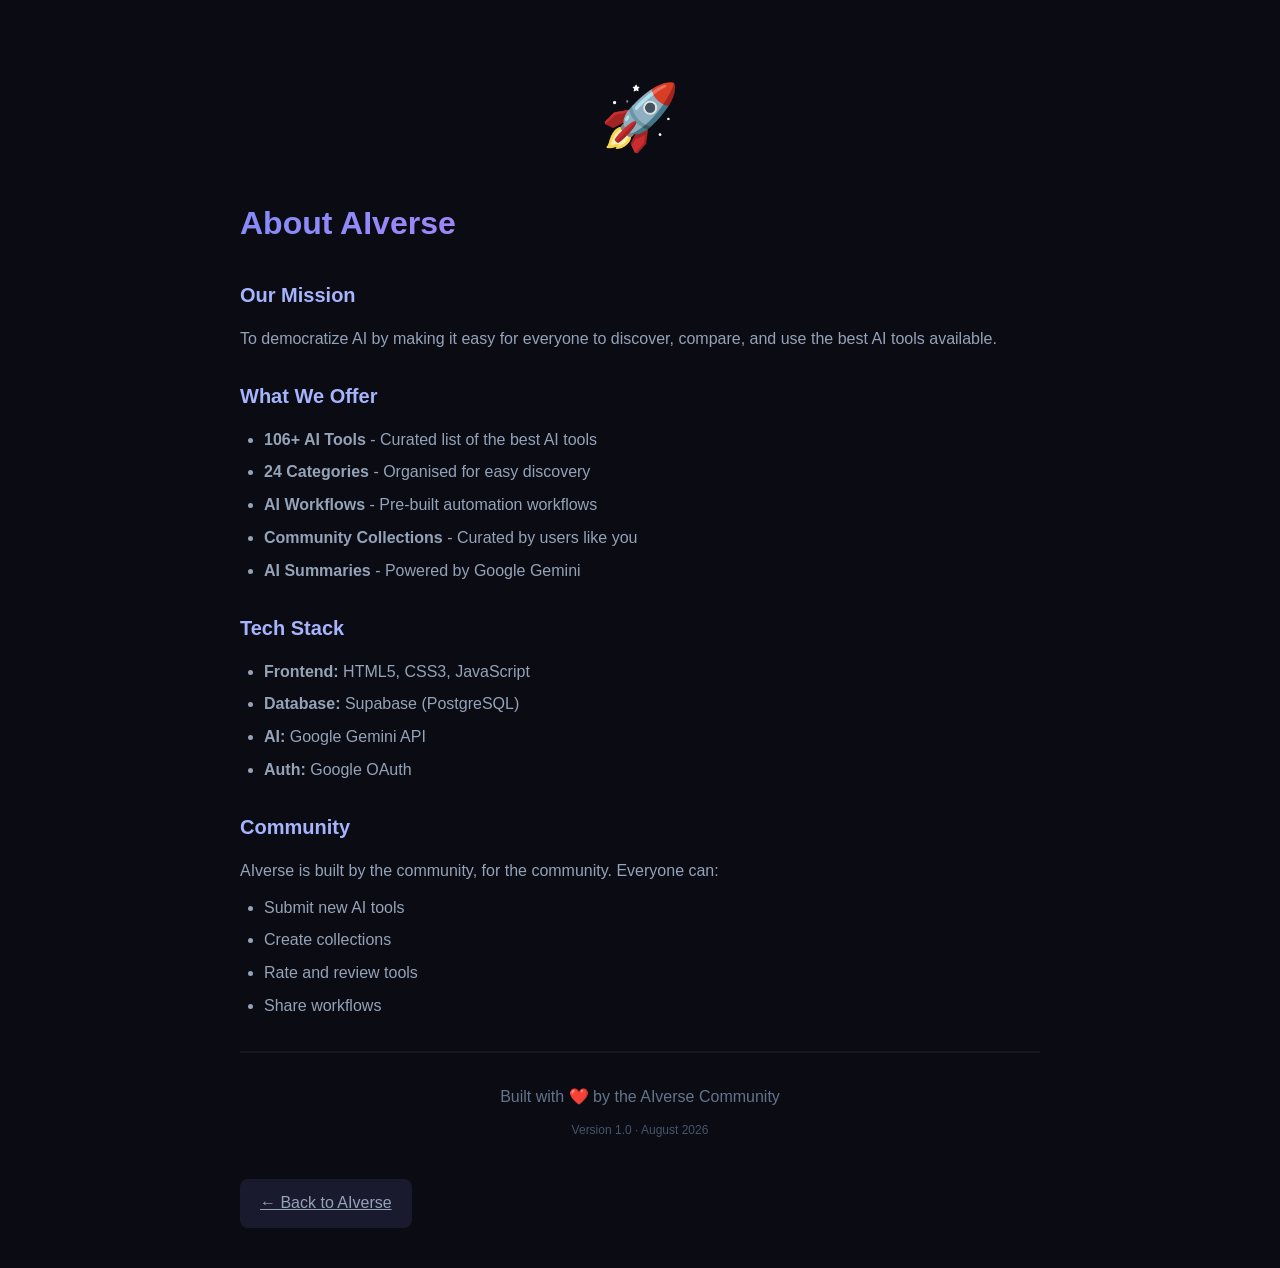
<file: about.html>
<!DOCTYPE html>
<html lang="en">
<head>
  <meta charset="UTF-8" />
  <meta name="viewport" content="width=device-width, initial-scale=1.0" />
  <title>About - AIverse</title>
  <link rel="icon" type="image/png" sizes="16x16" href="/favicon-16x16.png">
  <link rel="icon" type="image/png" sizes="32x32" href="/favicon-32x32.png">
  <link rel="apple-touch-icon" sizes="180x180" href="/apple-touch-icon.png">
  <style>
    *{margin:0;padding:0;box-sizing:border-box;}
    body{font-family:'Inter',-apple-system,sans-serif;background:#0b0b14;color:#f1f5f9;line-height:1.8;padding:40px 20px;}
    .container{max-width:800px;margin:0 auto;}
    h1{font-size:32px;font-weight:800;margin-bottom:8px;background:linear-gradient(135deg,#818cf8,#e879f9);-webkit-background-clip:text;-webkit-text-fill-color:transparent;}
    h2{font-size:20px;font-weight:600;color:#a5b4fc;margin:24px 0 12px;}
    p{margin:8px 0;color:#94a3b8;}
    ul{margin:8px 0 16px 24px;color:#94a3b8;}
    li{margin:4px 0;}
    .logo{font-size:64px;text-align:center;margin:20px 0;}
    .back-link{display:inline-block;margin-top:30px;padding:10px 20px;background:#1a1a2e;border-radius:8px;color:#94a3b8;transition:all 0.3s;}
    .back-link:hover{background:#2a2a4e;color:#fff;}
    hr{border:1px solid rgba(255,255,255,0.05);margin:30px 0;}
  </style>
</head>
<body>
  <div class="container">
    <div class="logo">🚀</div>
    <h1>About AIverse</h1>
    
    <h2>Our Mission</h2>
    <p>To democratize AI by making it easy for everyone to discover, compare, and use the best AI tools available.</p>
    
    <h2>What We Offer</h2>
    <ul>
      <li><strong>106+ AI Tools</strong> - Curated list of the best AI tools</li>
      <li><strong>24 Categories</strong> - Organised for easy discovery</li>
      <li><strong>AI Workflows</strong> - Pre-built automation workflows</li>
      <li><strong>Community Collections</strong> - Curated by users like you</li>
      <li><strong>AI Summaries</strong> - Powered by Google Gemini</li>
    </ul>
    
    <h2>Tech Stack</h2>
    <ul>
      <li><strong>Frontend:</strong> HTML5, CSS3, JavaScript</li>
      <li><strong>Database:</strong> Supabase (PostgreSQL)</li>
      <li><strong>AI:</strong> Google Gemini API</li>
      <li><strong>Auth:</strong> Google OAuth</li>
    </ul>
    
    <h2>Community</h2>
    <p>AIverse is built by the community, for the community. Everyone can:</p>
    <ul>
      <li>Submit new AI tools</li>
      <li>Create collections</li>
      <li>Rate and review tools</li>
      <li>Share workflows</li>
    </ul>
    
    <hr>
    <p style="text-align:center;color:#64748b;">Built with ❤️ by the AIverse Community</p>
    <p style="text-align:center;color:#475569;font-size:12px;">Version 1.0 · August 2026</p>
    <a href="/" class="back-link">← Back to AIverse</a>
  </div>
</body>
</html>
</file>
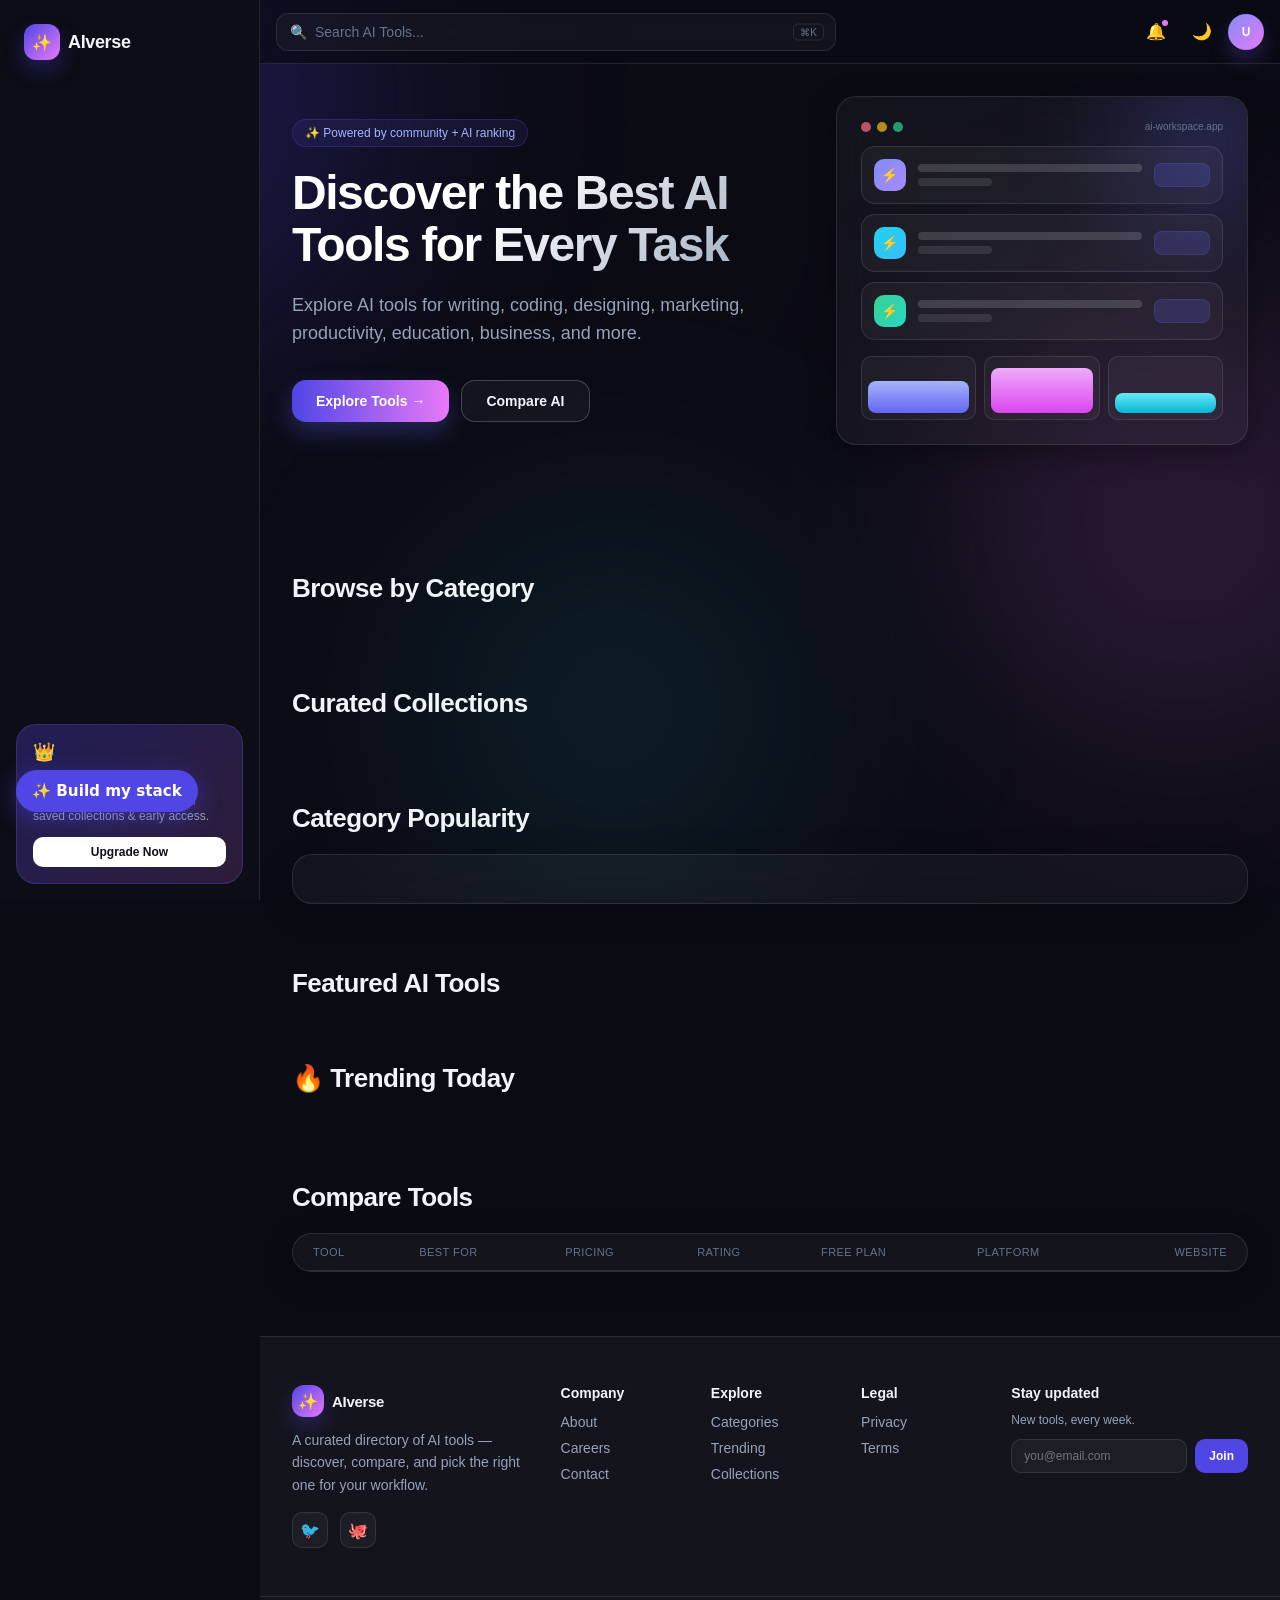
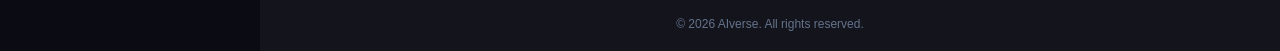
<file: code.html>
<!DOCTYPE html>
<html lang="en">
<head>
<meta charset="UTF-8" />
<meta name="viewport" content="width=device-width, initial-scale=1.0" />
<title>AIverse — AI Tools Directory</title>
<meta name="description" content="AIverse is a fast, searchable directory for discovering the best AI tools." />
<meta name="theme-color" content="#0b0b14" />
<link rel="preconnect" href="https://fonts.googleapis.com">
<link rel="stylesheet" href="style.css" />
</head>
<body data-theme="dark">

<div class="ambient">
  <div class="blob blob1"></div>
  <div class="blob blob2"></div>
  <div class="blob blob3"></div>
</div>

<div class="app">

  <aside class="sidebar" id="sidebar">
    <div class="sidebar-top">
      <div class="brand">
        <div class="brand-icon">✨</div>
        <span class="brand-name">AIverse</span>
      </div>
      <button class="sidebar-close" id="sidebarClose">✕</button>
    </div>
    <nav class="nav" id="navList"></nav>
    <div class="upgrade-card">
      <div class="crown">👑</div>
      <p class="title">Upgrade to Pro</p>
      <p class="sub">Unlock unlimited comparisons, saved collections &amp; early access.</p>
      <button class="upgrade-btn" id="upgradeSidebarBtn">Upgrade Now</button>
    </div>
  </aside>

  <div class="overlay" id="sidebarOverlay"></div>

  <div class="main">
    <header class="topbar">
      <div class="topbar-inner">
        <button class="menu-btn" id="menuBtn">☰</button>
        <div class="search-wrap">
          <span class="search-icon">🔍</span>
          <input class="search-input" id="searchInput" placeholder="Search AI Tools..." autocomplete="off" />
          <span class="kbd">⌘K</span>
          <div class="suggestions" id="suggestions"></div>
        </div>
        <div class="top-actions">
          <div style="position:relative;">
            <button class="icon-btn" id="notifBtn">🔔<span class="dot"></span></button>
            <div class="dropdown" id="notifDropdown">
              <div class="dropdown-header">Notifications</div>
              <div class="notif-item"><span class="emoji">✨</span><div><div class="txt">ElevenLabs just added a new voice model.</div><div class="time">2h ago</div></div></div>
              <div class="notif-item"><span class="emoji">🔥</span><div><div class="txt">Claude is trending in Chatbots today.</div><div class="time">5h ago</div></div></div>
              <div class="notif-item"><span class="emoji">🏆</span><div><div class="txt">Cursor was picked as Editor's Choice.</div><div class="time">1d ago</div></div></div>
            </div>
          </div>
          <button class="icon-btn" id="themeBtn">🌙</button>
          <div style="position:relative;">
            <button class="avatar-btn" id="profileBtn">U</button>
            <div class="dropdown" id="profileDropdown">
              <div class="dropdown-header">User<div class="dropdown-sub">user@example.com</div></div>
              <button class="dropdown-action" data-nav="Favorites">⭐ My Favorites</button>
              <button class="dropdown-action" id="profileUpgradeBtn">👑 Upgrade to Pro</button>
              <button class="dropdown-action" id="profileSettingsBtn">⚙️ Settings</button>
            </div>
          </div>
        </div>
      </div>
    </header>

    <main>
      <section id="sec-Dashboard" class="hero">
        <div>
          <span class="eyebrow">✨ Powered by community + AI ranking</span>
          <h1 class="hero-title">Discover the Best AI Tools for Every Task</h1>
          <p class="hero-sub">Explore AI tools for writing, coding, designing, marketing, productivity, education, business, and more.</p>
          <div class="hero-actions">
            <button class="btn-primary" data-nav="AI Tools">Explore Tools →</button>
            <button class="btn-secondary" data-nav="Compare Tools">Compare AI</button>
          </div>
        </div>
        <div class="glass hero-illustration">
          <div class="glow"></div>
          <div class="window-dots">
            <div class="dots"><span></span><span></span><span></span></div>
            <span class="window-url">ai-workspace.app</span>
          </div>
          <div class="fake-row">
            <div class="ic" style="background:linear-gradient(135deg,#818cf8,#a78bfa);">⚡</div>
            <div class="lines"><div class="fake-line"></div><div class="fake-line short"></div></div>
            <div class="chip"></div>
          </div>
          <div class="fake-row">
            <div class="ic" style="background:linear-gradient(135deg,#22d3ee,#38bdf8);">⚡</div>
            <div class="lines"><div class="fake-line"></div><div class="fake-line short"></div></div>
            <div class="chip"></div>
          </div>
          <div class="fake-row">
            <div class="ic" style="background:linear-gradient(135deg,#34d399,#2dd4bf);">⚡</div>
            <div class="lines"><div class="fake-line"></div><div class="fake-line short"></div></div>
            <div class="chip"></div>
          </div>
          <div class="bars-row">
            <div class="bar-box"><div class="bar-fill" style="background:linear-gradient(0deg,#6366f1,#a5b4fc); height:65%;"></div></div>
            <div class="bar-box"><div class="bar-fill" style="background:linear-gradient(0deg,#d946ef,#f0abfc); height:90%;"></div></div>
            <div class="bar-box"><div class="bar-fill" style="background:linear-gradient(0deg,#06b6d4,#67e8f9); height:40%;"></div></div>
          </div>
        </div>
      </section>

      <section><div class="stats-grid" id="statsGrid"></div></section>

      <section id="sec-Categories">
        <div class="section-head">
          <h2 class="section-title">Browse by Category</h2>
          <button class="link-btn hidden" id="clearCatBtn">Clear filter ✕</button>
        </div>
        <div class="cat-grid" id="catGrid"></div>
      </section>

      <section>
        <h2 class="section-title" style="margin-bottom:20px;">Curated Collections</h2>
        <div class="collections-grid" id="collectionsGrid"></div>
      </section>

      <section>
        <h2 class="section-title" style="margin-bottom:20px;">Category Popularity</h2>
        <div class="glass chart-card" id="chartCard"></div>
      </section>

      <section id="sec-AITools">
        <div class="section-head">
          <h2 class="section-title" id="toolsSectionTitle">Featured AI Tools</h2>
          <div class="chip-row" id="filterChips"></div>
        </div>
        <div id="toolsGrid"></div>
      </section>

      <section id="sec-Trending">
        <div class="section-head" style="margin-bottom:12px;"><h2 class="section-title">🔥 Trending Today</h2></div>
        <div class="trending-scroll" id="trendingScroll"></div>
      </section>

      <section id="sec-CompareTools">
        <h2 class="section-title" style="margin-bottom:20px;">Compare Tools</h2>
        <div class="glass table-wrap">
          <table>
            <thead><tr><th>Tool</th><th>Best For</th><th>Pricing</th><th>Rating</th><th>Free Plan</th><th>Platform</th><th>Website</th></tr></thead>
            <tbody id="compareBody"></tbody>
          </table>
        </div>
      </section>
    </main>

    <footer>
      <div class="footer-inner">
        <div class="footer-brand">
          <div class="brand"><div class="brand-icon" style="height:32px;width:32px;">✨</div><span class="brand-name" style="font-size:15px;">AIverse</span></div>
          <p>A curated directory of AI tools — discover, compare, and pick the right one for your workflow.</p>
          <div class="footer-socials">
            <a class="social-btn" href="https://twitter.com" target="_blank" rel="noopener noreferrer">🐦</a>
            <a class="social-btn" href="https://github.com" target="_blank" rel="noopener noreferrer">🐙</a>
          </div>
        </div>
        <div>
          <p class="footer-col-title">Company</p>
          <ul class="footer-link-list">
            <li><button class="footer-link" data-nav="Dashboard">About</button></li>
            <li><a class="footer-link" href="https://www.linkedin.com" target="_blank" rel="noopener noreferrer">Careers</a></li>
            <li><a class="footer-link" href="mailto:hello@aiverse.app">Contact</a></li>
          </ul>
        </div>
        <div>
          <p class="footer-col-title">Explore</p>
          <ul class="footer-link-list">
            <li><button class="footer-link" data-nav="Categories">Categories</button></li>
            <li><button class="footer-link" data-nav="Trending">Trending</button></li>
            <li><button class="footer-link" data-nav="Dashboard">Collections</button></li>
          </ul>
        </div>
        <div>
          <p class="footer-col-title">Legal</p>
          <ul class="footer-link-list">
            <li><a class="footer-link" href="https://www.termsfeed.com/privacy-policy" target="_blank" rel="noopener noreferrer">Privacy</a></li>
            <li><a class="footer-link" href="https://www.termsfeed.com/terms-of-service" target="_blank" rel="noopener noreferrer">Terms</a></li>
          </ul>
        </div>
        <div>
          <p class="footer-col-title">Stay updated</p>
          <p style="font-size:12px;color:var(--text-dim);margin-bottom:12px;">New tools, every week.</p>
          <div id="newsletterWrap">
            <div class="newsletter-row">
              <input class="newsletter-input" id="newsletterEmail" placeholder="you@email.com" />
              <button class="newsletter-btn" id="newsletterBtn">Join</button>
            </div>
          </div>
        </div>
      </div>
      <div class="footer-bottom">© 2026 AIverse. All rights reserved.</div>
    </footer>
  </div>
</div>

<div class="bottom-nav" id="bottomNav"></div>

<div class="modal-backdrop drawer" id="filterDrawerBackdrop">
  <div class="drawer-box">
    <div class="drawer-header">
      <h3>Advanced Filters</h3>
      <button class="modal-close" id="closeDrawerBtn">✕</button>
    </div>
    <div class="field-group">
      <label class="field-label">Category</label>
      <select class="field-select" id="drawerCategorySelect"></select>
    </div>
    <div class="field-group">
      <label class="field-label">Pricing</label>
      <div class="chip-row" id="drawerPricingChips"></div>
    </div>
    <div class="field-group">
      <label class="field-label">Platform</label>
      <div class="chip-row"><button class="chip">Web</button><button class="chip">Desktop</button><button class="chip">Mobile</button></div>
    </div>
    <div class="field-group">
      <label class="field-label">Minimum Rating</label>
      <input type="range" min="1" max="5" step="0.1" value="1" style="width:100%;accent-color:var(--indigo);" id="minRatingRange">
    </div>
    <div class="field-group">
      <label class="field-label">Sort By</label>
      <select class="field-select" id="drawerSortSelect">
        <option value="popularity">Popularity</option>
        <option value="newest">Recently Added</option>
        <option value="rating">Top Rated</option>
      </select>
    </div>
    <div class="field-group checkbox-row">
      <span style="color:var(--text);font-weight:500;">Open Source only</span>
      <input type="checkbox" style="accent-color:var(--indigo);width:16px;height:16px;">
    </div>
    <button class="apply-btn" id="applyFiltersBtn">Apply Filters</button>
  </div>
</div>

<div class="modal-backdrop" id="toolModalBackdrop"><div class="modal-box" id="toolModalBox"></div></div>

<div class="modal-backdrop" id="upgradeModalBackdrop">
  <div class="modal-box upgrade-modal">
    <button class="modal-close" id="closeUpgradeBtn" style="position:absolute;top:16px;right:16px;">✕</button>
    <div class="upgrade-icon">👑</div>
    <h3 style="font-size:18px;font-weight:700;">Upgrade to AIverse Pro</h3>
    <p style="font-size:14px;color:var(--text-dim);margin-top:6px;">Unlock unlimited tool comparisons, saved collections, and early access to new launches.</p>
    <ul class="upgrade-feats">
      <li>✅ Unlimited comparisons</li>
      <li>✅ Private collections</li>
      <li>✅ Priority new tool alerts</li>
      <li>✅ Ad-free browsing</li>
    </ul>
    <button class="upgrade-cta" id="upgradeContinueBtn">Continue — $9/month</button>
  </div>
</div>


<script src="Data.js"></script>
<script src="state.JS"></script>
</body>
</html>
</file>
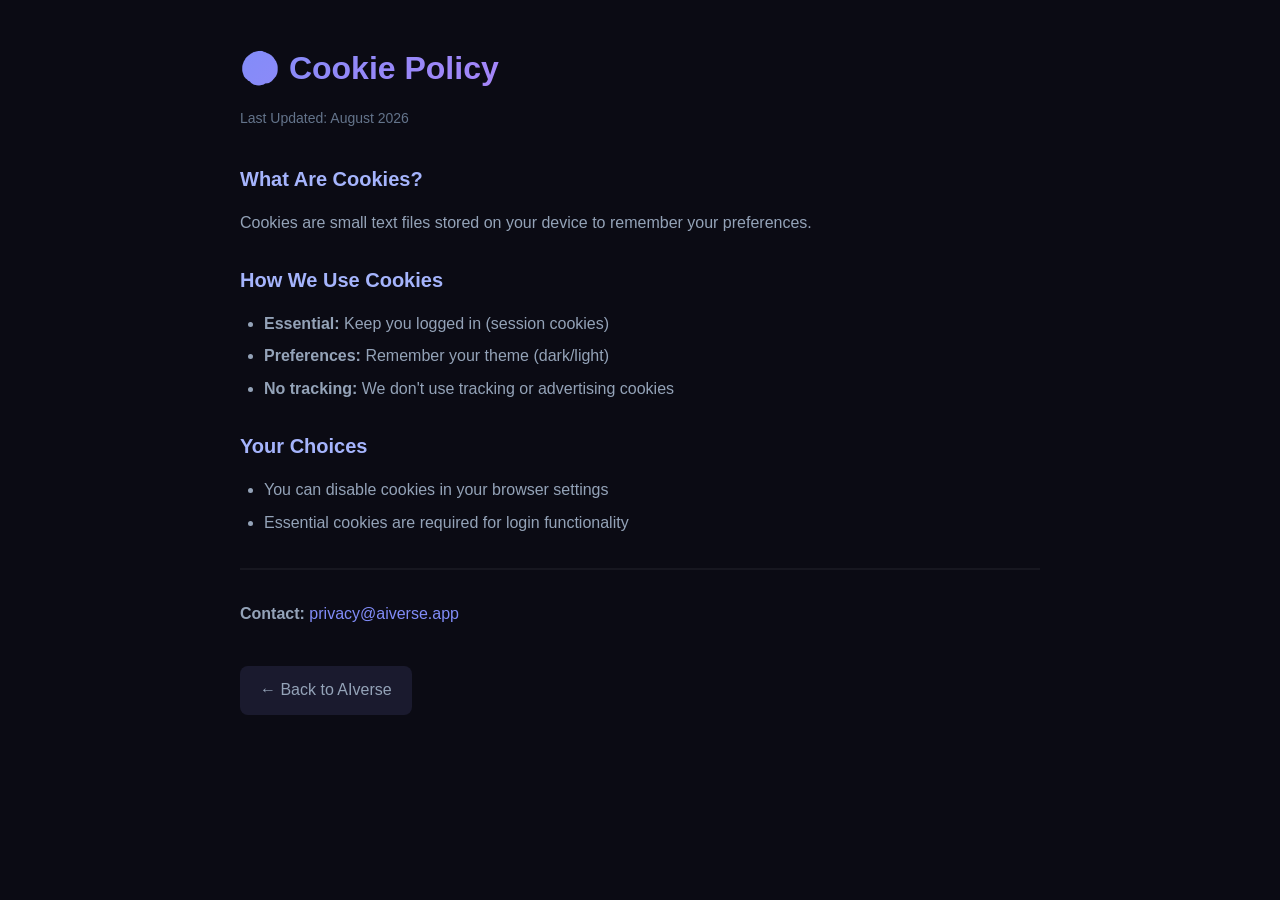
<file: cookie-policy.html>
<!DOCTYPE html>
<html lang="en">
<head>
  <meta charset="UTF-8" />
  <meta name="viewport" content="width=device-width, initial-scale=1.0" />
  <title>Cookie Policy - AIverse</title>
  <link rel="icon" type="image/png" sizes="16x16" href="/favicon-16x16.png">
  <link rel="icon" type="image/png" sizes="32x32" href="/favicon-32x32.png">
  <link rel="apple-touch-icon" sizes="180x180" href="/apple-touch-icon.png">
  <style>
    *{margin:0;padding:0;box-sizing:border-box;}
    body{font-family:'Inter',-apple-system,sans-serif;background:#0b0b14;color:#f1f5f9;line-height:1.8;padding:40px 20px;}
    .container{max-width:800px;margin:0 auto;}
    h1{font-size:32px;font-weight:800;margin-bottom:8px;background:linear-gradient(135deg,#818cf8,#e879f9);-webkit-background-clip:text;-webkit-text-fill-color:transparent;}
    .date{color:#64748b;font-size:14px;margin-bottom:30px;}
    h2{font-size:20px;font-weight:600;color:#a5b4fc;margin:24px 0 12px;}
    p{margin:8px 0;color:#94a3b8;}
    ul{margin:8px 0 16px 24px;color:#94a3b8;}
    li{margin:4px 0;}
    a{color:#818cf8;text-decoration:none;}
    a:hover{color:#a5b4fc;}
    .back-link{display:inline-block;margin-top:30px;padding:10px 20px;background:#1a1a2e;border-radius:8px;color:#94a3b8;transition:all 0.3s;}
    .back-link:hover{background:#2a2a4e;color:#fff;}
    hr{border:1px solid rgba(255,255,255,0.05);margin:30px 0;}
  </style>
</head>
<body>
  <div class="container">
    <h1>🍪 Cookie Policy</h1>
    <p class="date">Last Updated: August 2026</p>
    
    <h2>What Are Cookies?</h2>
    <p>Cookies are small text files stored on your device to remember your preferences.</p>
    
    <h2>How We Use Cookies</h2>
    <ul>
      <li><strong>Essential:</strong> Keep you logged in (session cookies)</li>
      <li><strong>Preferences:</strong> Remember your theme (dark/light)</li>
      <li><strong>No tracking:</strong> We don't use tracking or advertising cookies</li>
    </ul>
    
    <h2>Your Choices</h2>
    <ul>
      <li>You can disable cookies in your browser settings</li>
      <li>Essential cookies are required for login functionality</li>
    </ul>
    
    <hr>
    <p><strong>Contact:</strong> <a href="mailto:privacy@aiverse.app">privacy@aiverse.app</a></p>
    <a href="/" class="back-link">← Back to AIverse</a>
  </div>
</body>
</html>
</file>
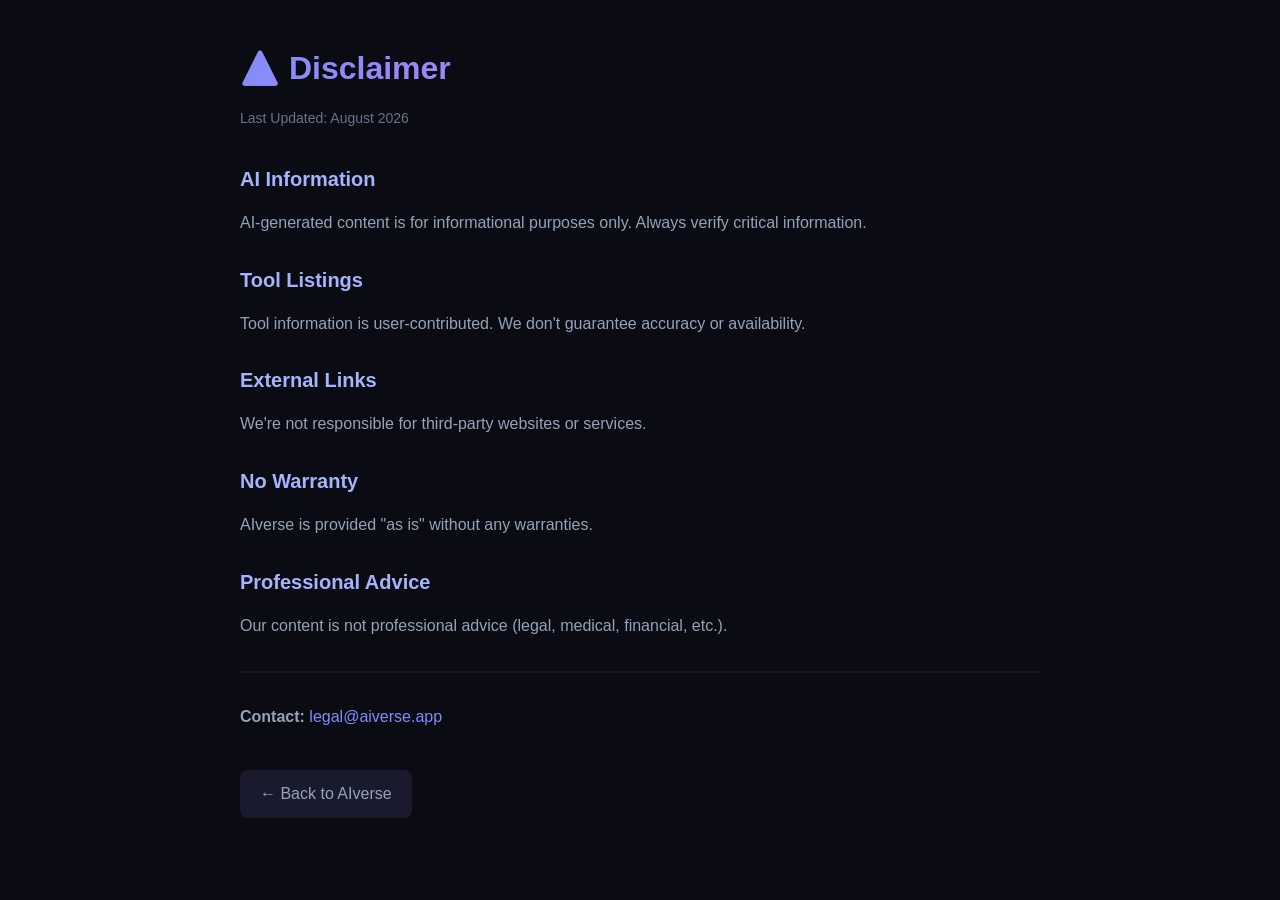
<file: disclaimer.html>
<!DOCTYPE html>
<html lang="en">
<head>
  <meta charset="UTF-8" />
  <meta name="viewport" content="width=device-width, initial-scale=1.0" />
  <title>Disclaimer - AIverse</title>
  <link rel="icon" type="image/png" sizes="16x16" href="/favicon-16x16.png">
  <link rel="icon" type="image/png" sizes="32x32" href="/favicon-32x32.png">
  <link rel="apple-touch-icon" sizes="180x180" href="/apple-touch-icon.png">
  <style>
    *{margin:0;padding:0;box-sizing:border-box;}
    body{font-family:'Inter',-apple-system,sans-serif;background:#0b0b14;color:#f1f5f9;line-height:1.8;padding:40px 20px;}
    .container{max-width:800px;margin:0 auto;}
    h1{font-size:32px;font-weight:800;margin-bottom:8px;background:linear-gradient(135deg,#818cf8,#e879f9);-webkit-background-clip:text;-webkit-text-fill-color:transparent;}
    .date{color:#64748b;font-size:14px;margin-bottom:30px;}
    h2{font-size:20px;font-weight:600;color:#a5b4fc;margin:24px 0 12px;}
    p{margin:8px 0;color:#94a3b8;}
    ul{margin:8px 0 16px 24px;color:#94a3b8;}
    li{margin:4px 0;}
    a{color:#818cf8;text-decoration:none;}
    a:hover{color:#a5b4fc;}
    .back-link{display:inline-block;margin-top:30px;padding:10px 20px;background:#1a1a2e;border-radius:8px;color:#94a3b8;transition:all 0.3s;}
    .back-link:hover{background:#2a2a4e;color:#fff;}
    hr{border:1px solid rgba(255,255,255,0.05);margin:30px 0;}
  </style>
</head>
<body>
  <div class="container">
    <h1>⚠️ Disclaimer</h1>
    <p class="date">Last Updated: August 2026</p>
    
    <h2>AI Information</h2>
    <p>AI-generated content is for informational purposes only. Always verify critical information.</p>
    
    <h2>Tool Listings</h2>
    <p>Tool information is user-contributed. We don't guarantee accuracy or availability.</p>
    
    <h2>External Links</h2>
    <p>We're not responsible for third-party websites or services.</p>
    
    <h2>No Warranty</h2>
    <p>AIverse is provided "as is" without any warranties.</p>
    
    <h2>Professional Advice</h2>
    <p>Our content is not professional advice (legal, medical, financial, etc.).</p>
    
    <hr>
    <p><strong>Contact:</strong> <a href="mailto:legal@aiverse.app">legal@aiverse.app</a></p>
    <a href="/" class="back-link">← Back to AIverse</a>
  </div>
</body>
</html>
</file>
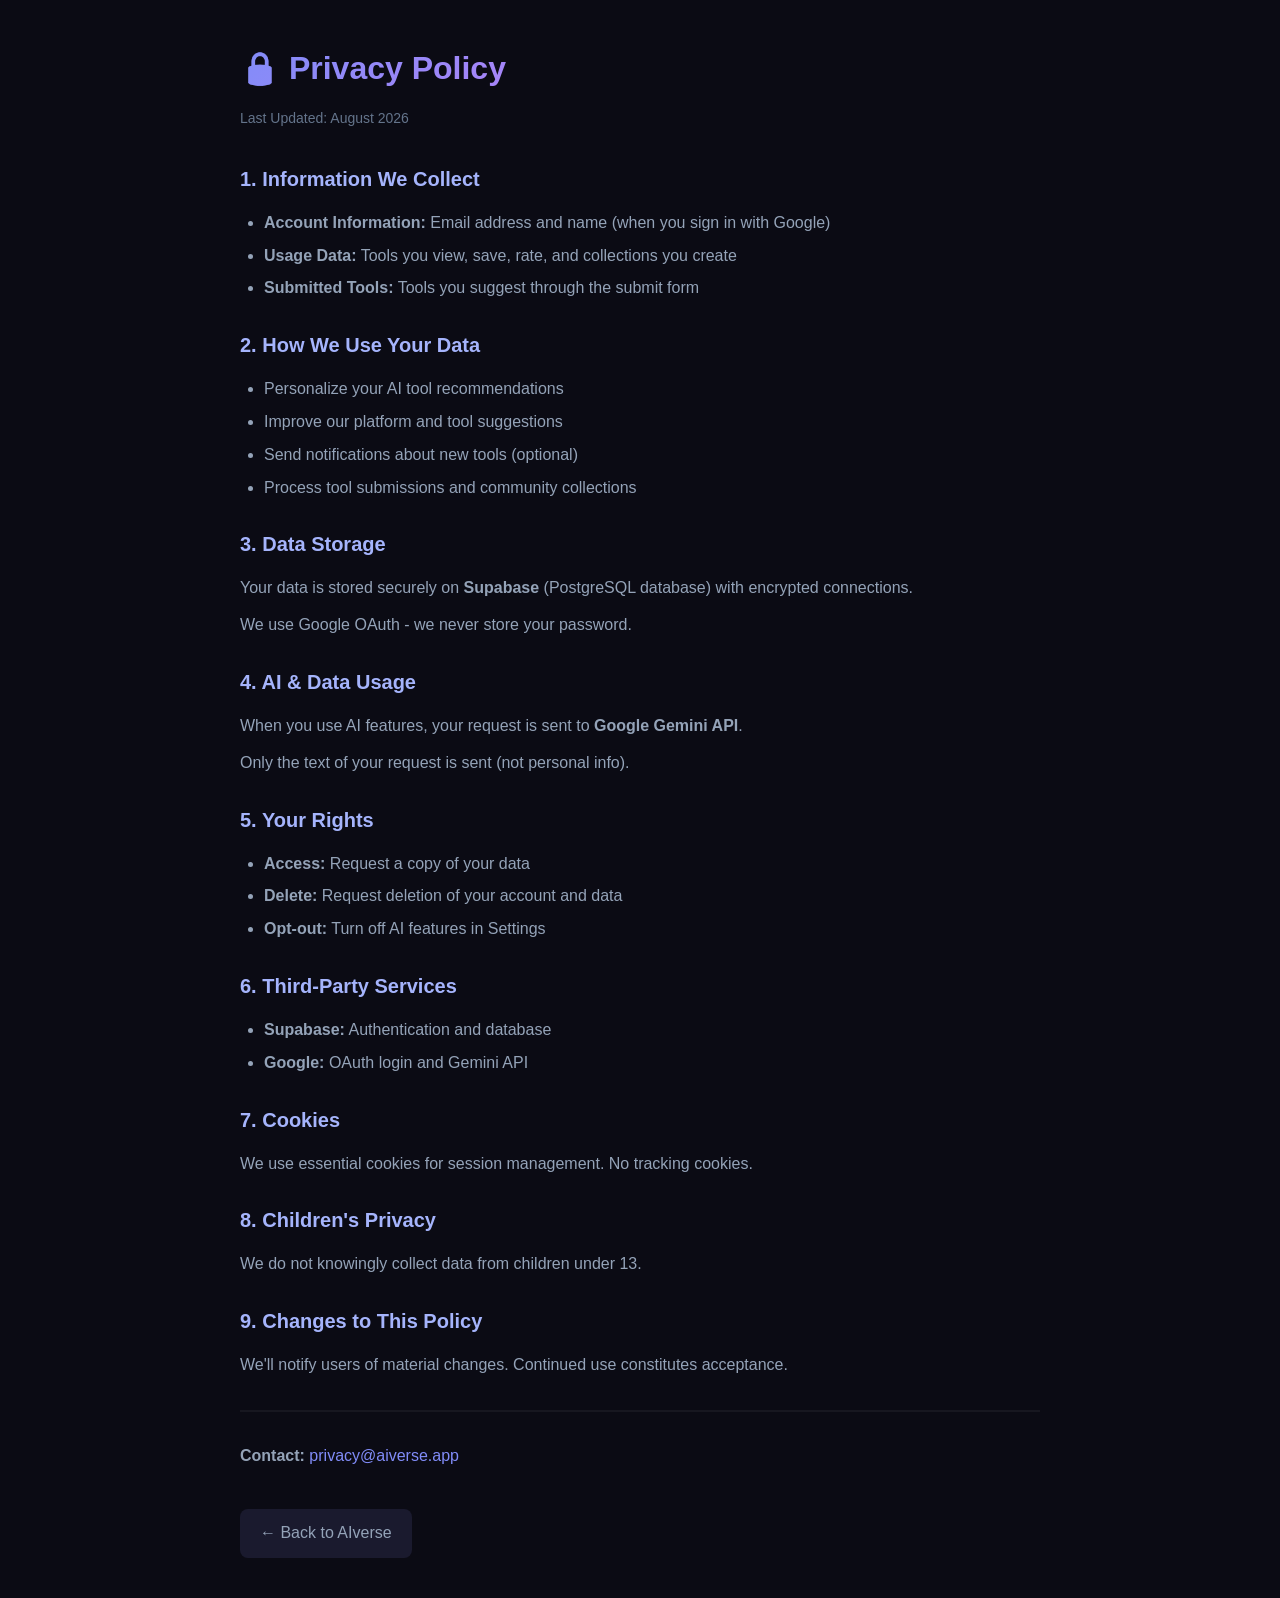
<file: privacy and policy.html>
<!DOCTYPE html>
<html lang="en">
<head>
  <meta charset="UTF-8" />
  <meta name="viewport" content="width=device-width, initial-scale=1.0" />
  <title>Privacy Policy - AIverse</title>
  <link rel="icon" type="image/png" sizes="16x16" href="/favicon-16x16.png">
  <link rel="icon" type="image/png" sizes="32x32" href="/favicon-32x32.png">
  <link rel="apple-touch-icon" sizes="180x180" href="/apple-touch-icon.png">
  <style>
    *{margin:0;padding:0;box-sizing:border-box;}
    body{font-family:'Inter',-apple-system,sans-serif;background:#0b0b14;color:#f1f5f9;line-height:1.8;padding:40px 20px;}
    .container{max-width:800px;margin:0 auto;}
    h1{font-size:32px;font-weight:800;margin-bottom:8px;background:linear-gradient(135deg,#818cf8,#e879f9);-webkit-background-clip:text;-webkit-text-fill-color:transparent;}
    .date{color:#64748b;font-size:14px;margin-bottom:30px;}
    h2{font-size:20px;font-weight:600;color:#a5b4fc;margin:24px 0 12px;}
    p{margin:8px 0;color:#94a3b8;}
    ul{margin:8px 0 16px 24px;color:#94a3b8;}
    li{margin:4px 0;}
    a{color:#818cf8;text-decoration:none;}
    a:hover{color:#a5b4fc;}
    .back-link{display:inline-block;margin-top:30px;padding:10px 20px;background:#1a1a2e;border-radius:8px;color:#94a3b8;transition:all 0.3s;}
    .back-link:hover{background:#2a2a4e;color:#fff;}
    hr{border:1px solid rgba(255,255,255,0.05);margin:30px 0;}
  </style>
</head>
<body>
  <div class="container">
    <h1>🔒 Privacy Policy</h1>
    <p class="date">Last Updated: August 2026</p>
    
    <h2>1. Information We Collect</h2>
    <ul>
      <li><strong>Account Information:</strong> Email address and name (when you sign in with Google)</li>
      <li><strong>Usage Data:</strong> Tools you view, save, rate, and collections you create</li>
      <li><strong>Submitted Tools:</strong> Tools you suggest through the submit form</li>
    </ul>
    
    <h2>2. How We Use Your Data</h2>
    <ul>
      <li>Personalize your AI tool recommendations</li>
      <li>Improve our platform and tool suggestions</li>
      <li>Send notifications about new tools (optional)</li>
      <li>Process tool submissions and community collections</li>
    </ul>
    
    <h2>3. Data Storage</h2>
    <p>Your data is stored securely on <strong>Supabase</strong> (PostgreSQL database) with encrypted connections.</p>
    <p>We use Google OAuth - we never store your password.</p>
    
    <h2>4. AI & Data Usage</h2>
    <p>When you use AI features, your request is sent to <strong>Google Gemini API</strong>.</p>
    <p>Only the text of your request is sent (not personal info).</p>
    
    <h2>5. Your Rights</h2>
    <ul>
      <li><strong>Access:</strong> Request a copy of your data</li>
      <li><strong>Delete:</strong> Request deletion of your account and data</li>
      <li><strong>Opt-out:</strong> Turn off AI features in Settings</li>
    </ul>
    
    <h2>6. Third-Party Services</h2>
    <ul>
      <li><strong>Supabase:</strong> Authentication and database</li>
      <li><strong>Google:</strong> OAuth login and Gemini API</li>
    </ul>
    
    <h2>7. Cookies</h2>
    <p>We use essential cookies for session management. No tracking cookies.</p>
    
    <h2>8. Children's Privacy</h2>
    <p>We do not knowingly collect data from children under 13.</p>
    
    <h2>9. Changes to This Policy</h2>
    <p>We'll notify users of material changes. Continued use constitutes acceptance.</p>
    
    <hr>
    <p><strong>Contact:</strong> <a href="mailto:privacy@aiverse.app">privacy@aiverse.app</a></p>
    <a href="/" class="back-link">← Back to AIverse</a>
  </div>
</body>
</html>
</file>
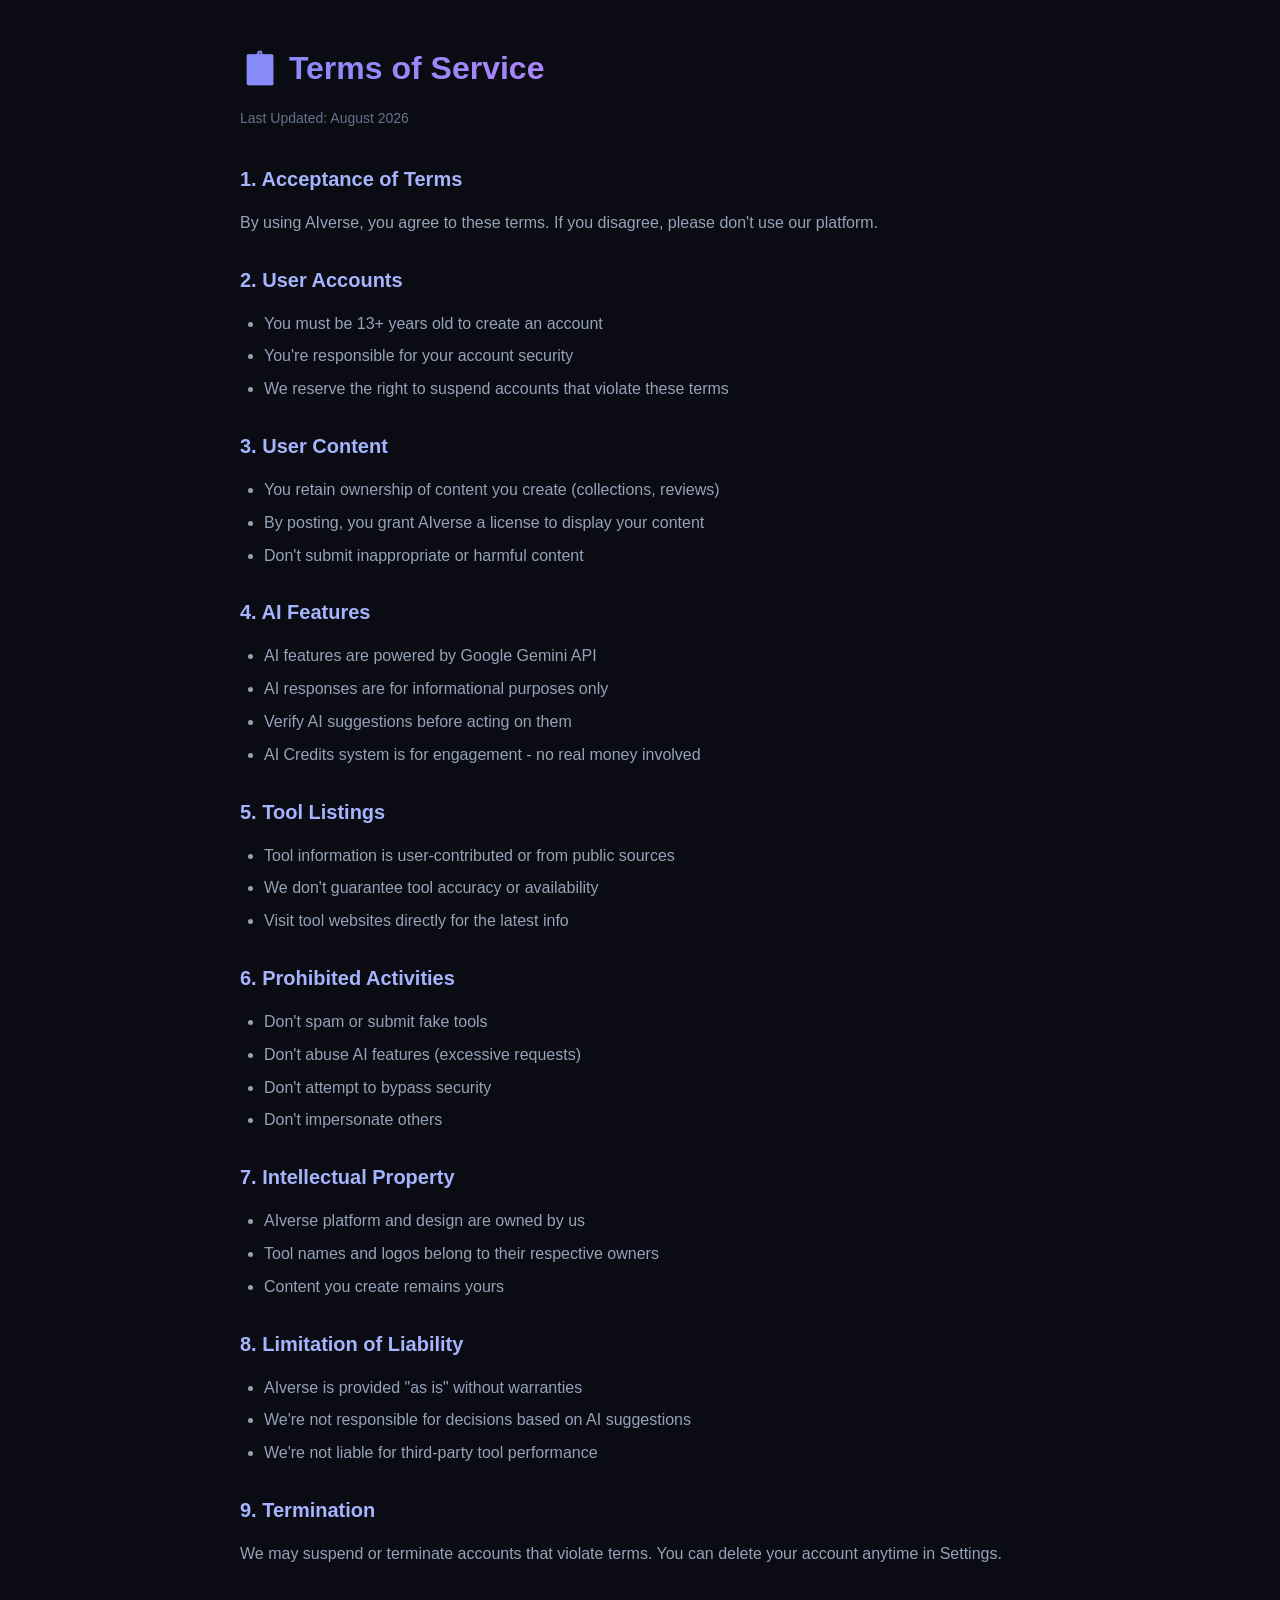
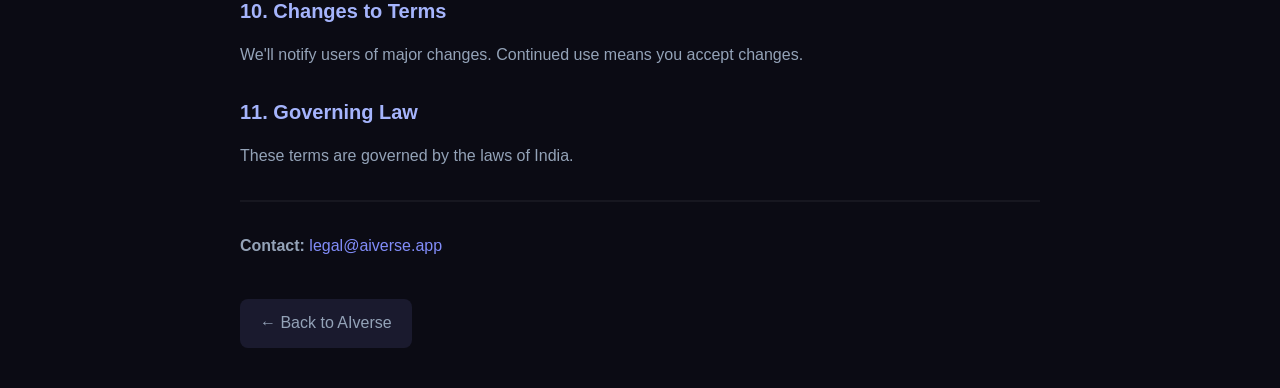
<file: terms and conditions.html>
<!DOCTYPE html>
<html lang="en">
<head>
  <meta charset="UTF-8" />
  <meta name="viewport" content="width=device-width, initial-scale=1.0" />
  <title>Terms of Service - AIverse</title>
  <link rel="icon" type="image/png" sizes="16x16" href="/favicon-16x16.png">
  <link rel="icon" type="image/png" sizes="32x32" href="/favicon-32x32.png">
  <link rel="apple-touch-icon" sizes="180x180" href="/apple-touch-icon.png">
  <style>
    *{margin:0;padding:0;box-sizing:border-box;}
    body{font-family:'Inter',-apple-system,sans-serif;background:#0b0b14;color:#f1f5f9;line-height:1.8;padding:40px 20px;}
    .container{max-width:800px;margin:0 auto;}
    h1{font-size:32px;font-weight:800;margin-bottom:8px;background:linear-gradient(135deg,#818cf8,#e879f9);-webkit-background-clip:text;-webkit-text-fill-color:transparent;}
    .date{color:#64748b;font-size:14px;margin-bottom:30px;}
    h2{font-size:20px;font-weight:600;color:#a5b4fc;margin:24px 0 12px;}
    p{margin:8px 0;color:#94a3b8;}
    ul{margin:8px 0 16px 24px;color:#94a3b8;}
    li{margin:4px 0;}
    a{color:#818cf8;text-decoration:none;}
    a:hover{color:#a5b4fc;}
    .back-link{display:inline-block;margin-top:30px;padding:10px 20px;background:#1a1a2e;border-radius:8px;color:#94a3b8;transition:all 0.3s;}
    .back-link:hover{background:#2a2a4e;color:#fff;}
    hr{border:1px solid rgba(255,255,255,0.05);margin:30px 0;}
  </style>
</head>
<body>
  <div class="container">
    <h1>📋 Terms of Service</h1>
    <p class="date">Last Updated: August 2026</p>
    
    <h2>1. Acceptance of Terms</h2>
    <p>By using AIverse, you agree to these terms. If you disagree, please don't use our platform.</p>
    
    <h2>2. User Accounts</h2>
    <ul>
      <li>You must be 13+ years old to create an account</li>
      <li>You're responsible for your account security</li>
      <li>We reserve the right to suspend accounts that violate these terms</li>
    </ul>
    
    <h2>3. User Content</h2>
    <ul>
      <li>You retain ownership of content you create (collections, reviews)</li>
      <li>By posting, you grant AIverse a license to display your content</li>
      <li>Don't submit inappropriate or harmful content</li>
    </ul>
    
    <h2>4. AI Features</h2>
    <ul>
      <li>AI features are powered by Google Gemini API</li>
      <li>AI responses are for informational purposes only</li>
      <li>Verify AI suggestions before acting on them</li>
      <li>AI Credits system is for engagement - no real money involved</li>
    </ul>
    
    <h2>5. Tool Listings</h2>
    <ul>
      <li>Tool information is user-contributed or from public sources</li>
      <li>We don't guarantee tool accuracy or availability</li>
      <li>Visit tool websites directly for the latest info</li>
    </ul>
    
    <h2>6. Prohibited Activities</h2>
    <ul>
      <li>Don't spam or submit fake tools</li>
      <li>Don't abuse AI features (excessive requests)</li>
      <li>Don't attempt to bypass security</li>
      <li>Don't impersonate others</li>
    </ul>
    
    <h2>7. Intellectual Property</h2>
    <ul>
      <li>AIverse platform and design are owned by us</li>
      <li>Tool names and logos belong to their respective owners</li>
      <li>Content you create remains yours</li>
    </ul>
    
    <h2>8. Limitation of Liability</h2>
    <ul>
      <li>AIverse is provided "as is" without warranties</li>
      <li>We're not responsible for decisions based on AI suggestions</li>
      <li>We're not liable for third-party tool performance</li>
    </ul>
    
    <h2>9. Termination</h2>
    <p>We may suspend or terminate accounts that violate terms. You can delete your account anytime in Settings.</p>
    
    <h2>10. Changes to Terms</h2>
    <p>We'll notify users of major changes. Continued use means you accept changes.</p>
    
    <h2>11. Governing Law</h2>
    <p>These terms are governed by the laws of India.</p>
    
    <hr>
    <p><strong>Contact:</strong> <a href="mailto:legal@aiverse.app">legal@aiverse.app</a></p>
    <a href="/" class="back-link">← Back to AIverse</a>
  </div>
</body>
</html>
</file>
<file: style.css>
:root{
  --bg:#0b0b14;
  --panel: rgba(255,255,255,0.04);
  --panel-solid:#0d0d18;
  --panel-strong:#12121f;
  --border: rgba(255,255,255,0.10);
  --border-strong: rgba(255,255,255,0.20);
  --text:#f1f5f9;
  --text-dim:#94a3b8;
  --text-dimmer:#64748b;
  --indigo:#4F46E5;
  --purple:#a855f7;
  --cyan:#22d3ee;
  --emerald:#34d399;
  --fuchsia:#e879f9;
  --amber:#fbbf24;
  --rose:#fb7185;
  --r-lg:20px;
  --shadow: 0 8px 30px rgba(0,0,0,0.35);
  --font: 'Inter', -apple-system, BlinkMacSystemFont, 'Segoe UI', sans-serif;
}
[data-theme="light"]{
  --bg:#f6f6fb;
  --panel: rgba(20,20,40,0.03);
  --panel-solid:#ffffff;
  --panel-strong:#ffffff;
  --border: rgba(20,20,40,0.08);
  --border-strong: rgba(20,20,40,0.16);
  --text:#161622;
  --text-dim:#5b5b70;
  --text-dimmer:#8686a0;
  --shadow: 0 8px 30px rgba(20,20,50,0.08);
}
*{box-sizing:border-box; margin:0; padding:0;}
html,body{ height:100%; }
body{ font-family:var(--font); background:var(--bg); color:var(--text); overflow-x:hidden; transition:background .3s ease, color .3s ease; }
button{ font-family:inherit; cursor:pointer; border:none; background:none; color:inherit; }
input, select{ font-family:inherit; color:inherit; }
a{ color:inherit; text-decoration:none; }
button:focus-visible, input:focus-visible, select:focus-visible, a:focus-visible{ outline:3px solid rgba(34,211,238,0.7); outline-offset:2px; }
@media (prefers-reduced-motion: reduce){
  *, *::before, *::after{ scroll-behavior:auto !important; animation-duration:.01ms !important; animation-iteration-count:1 !important; transition-duration:.01ms !important; }
}
::-webkit-scrollbar{ width:8px; height:8px; }
::-webkit-scrollbar-thumb{ background:rgba(255,255,255,0.15); border-radius:8px; }

.ambient{ position:fixed; inset:0; pointer-events:none; overflow:hidden; z-index:0; }
.blob{ position:absolute; border-radius:50%; filter:blur(120px); }
.blob1{ top:-160px; left:-128px; width:512px; height:512px; background:rgba(79,70,229,0.25); }
.blob2{ top:33%; right:-128px; width:448px; height:448px; background:rgba(232,121,249,0.15); }
.blob3{ bottom:0; left:33%; width:384px; height:384px; background:rgba(34,211,238,0.1); }

.app{ position:relative; z-index:1; display:flex; min-height:100vh; }

.glass{ border-radius:var(--r-lg); border:1px solid var(--border); background:var(--panel); backdrop-filter:blur(20px); -webkit-backdrop-filter:blur(20px); box-shadow:var(--shadow); transition:transform .3s ease, border-color .3s ease, box-shadow .3s ease; }
.glass.hoverable:hover{ transform:translateY(-4px); border-color:var(--border-strong); }

.sidebar{ position:fixed; z-index:40; inset:0 auto 0 0; width:260px; padding:16px; border-right:1px solid var(--border); background:var(--panel-solid); backdrop-filter:blur(20px); display:flex; flex-direction:column; transform:translateX(-100%); transition:transform .3s ease; }
.sidebar.open{ transform:translateX(0); }
@media (min-width:1024px){ .sidebar{ position:sticky; top:0; height:100vh; transform:none; } }
.sidebar-top{ display:flex; align-items:center; justify-content:space-between; padding:8px; margin-bottom:16px; }
.brand{ display:flex; align-items:center; gap:8px; }
.brand-icon{ height:36px; width:36px; border-radius:12px; background:linear-gradient(135deg,var(--indigo),var(--fuchsia)); display:flex; align-items:center; justify-content:center; box-shadow:0 10px 20px rgba(79,70,229,0.3); font-size:16px; }
.brand-name{ font-weight:700; font-size:18px; letter-spacing:-0.02em; }
.sidebar-close{ display:none; color:var(--text-dim); font-size:20px; }
@media (max-width:1023px){ .sidebar-close{ display:block; } }

.nav{ flex:1; overflow-y:auto; display:flex; flex-direction:column; gap:4px; }
.nav-item{ width:100%; display:flex; align-items:center; gap:12px; padding:10px 12px; border-radius:12px; font-size:14px; font-weight:500; color:var(--text-dim); transition:all .2s ease; text-align:left; }
.nav-item:hover{ color:var(--text); background:rgba(255,255,255,0.05); }
.nav-item.active{ color:var(--text); background:linear-gradient(90deg, rgba(79,70,229,0.25), rgba(232,121,249,0.08)); border:1px solid rgba(99,102,241,0.25); }
.nav-item .ico{ font-size:16px; width:18px; text-align:center; }
.nav-item .hot-badge{ margin-left:auto; font-size:10px; padding:2px 6px; border-radius:999px; background:rgba(232,121,249,0.2); color:var(--fuchsia); }
.nav-divider{ height:1px; background:var(--border); margin:10px 0; }

.upgrade-card{ margin-top:16px; padding:16px; border-radius:var(--r-lg); background:linear-gradient(135deg, rgba(79,70,229,0.3), rgba(232,121,249,0.15)); border:1px solid rgba(99,102,241,0.25); }
.upgrade-card .crown{ font-size:18px; margin-bottom:8px; }
.upgrade-card p.title{ font-size:14px; font-weight:600; }
.upgrade-card p.sub{ font-size:12px; color:var(--text-dim); margin-top:4px; line-height:1.4; }
.upgrade-btn{ margin-top:12px; width:100%; padding:8px; border-radius:10px; background:#fff; color:#0f0f1a; font-size:12px; font-weight:700; }
.upgrade-btn:hover{ background:#eee; }

.overlay{ position:fixed; inset:0; z-index:30; background:rgba(0,0,0,0.5); display:none; }
.overlay.show{ display:block; }
@media (min-width:1024px){ .overlay{ display:none !important; } }

.main{ flex:1; min-width:0; }
.topbar{ position:sticky; top:0; z-index:20; backdrop-filter:blur(20px); background:color-mix(in srgb, var(--bg) 70%, transparent); border-bottom:1px solid var(--border); }
.topbar-inner{ display:flex; align-items:center; gap:12px; padding:12px 16px; }
.menu-btn{ display:block; color:var(--text-dim); font-size:20px; }
@media (min-width:1024px){ .menu-btn{ display:none; } }

.search-wrap{ position:relative; flex:1; max-width:560px; }
.search-icon{ position:absolute; left:14px; top:50%; transform:translateY(-50%); color:var(--text-dimmer); font-size:14px; }
.search-input{ width:100%; padding:10px 60px 10px 38px; border-radius:12px; background:var(--panel); border:1px solid var(--border); font-size:14px; color:var(--text); outline:none; transition:all .2s ease; }
.search-input::placeholder{ color:var(--text-dimmer); }
.search-input:focus{ border-color:rgba(99,102,241,0.5); box-shadow:0 0 0 3px rgba(99,102,241,0.15); }
.kbd{ position:absolute; right:12px; top:50%; transform:translateY(-50%); font-size:10px; color:var(--text-dimmer); border:1px solid var(--border); border-radius:5px; padding:2px 6px; display:none; }
@media (min-width:640px){ .kbd{ display:block; } }

.suggestions{ position:absolute; margin-top:8px; width:100%; border-radius:14px; border:1px solid var(--border); background:var(--panel-strong); backdrop-filter:blur(20px); box-shadow:0 20px 40px rgba(0,0,0,0.4); overflow:hidden; z-index:25; display:none; }
.suggestions.show{ display:block; }
.suggestion-item{ width:100%; display:flex; align-items:center; gap:12px; padding:10px 16px; text-align:left; border-bottom:1px solid var(--border); }
.suggestion-item:last-child{ border-bottom:none; }
.suggestion-item:hover{ background:rgba(255,255,255,0.05); }
.suggestion-item .emoji{ font-size:18px; }
.suggestion-item .name{ font-size:14px; font-weight:500; }
.suggestion-item .cat{ font-size:11px; color:var(--text-dimmer); }

.top-actions{ display:flex; align-items:center; gap:6px; margin-left:auto; }
.icon-btn{ position:relative; padding:10px; border-radius:12px; color:var(--text-dim); font-size:16px; transition:background .2s ease; }
.icon-btn:hover{ background:rgba(255,255,255,0.05); }
.dot{ position:absolute; top:8px; right:8px; height:6px; width:6px; border-radius:50%; background:var(--fuchsia); }
.avatar-btn{ height:36px; width:36px; border-radius:50%; background:linear-gradient(135deg,#818cf8,#e879f9); display:flex; align-items:center; justify-content:center; font-size:12px; font-weight:700; color:#fff; box-shadow:0 10px 20px rgba(99,102,241,0.25); }
.dropdown{ position:absolute; right:0; margin-top:8px; width:280px; border-radius:14px; border:1px solid var(--border); background:var(--panel-strong); backdrop-filter:blur(20px); box-shadow:0 20px 40px rgba(0,0,0,0.4); overflow:hidden; z-index:35; display:none; }
.dropdown.show{ display:block; }
.dropdown-header{ padding:12px 16px; border-bottom:1px solid var(--border); font-size:14px; font-weight:600; }
.dropdown-sub{ font-size:12px; color:var(--text-dimmer); }
.notif-item{ display:flex; gap:10px; padding:12px 16px; border-bottom:1px solid var(--border); }
.notif-item:last-child{ border-bottom:none; }
.notif-item:hover{ background:rgba(255,255,255,0.04); }
.notif-item .emoji{ font-size:15px; }
.notif-item .txt{ font-size:12px; line-height:1.4; }
.notif-item .time{ font-size:10px; color:var(--text-dimmer); margin-top:2px; }
.dropdown-action{ width:100%; display:flex; align-items:center; gap:10px; padding:10px 16px; font-size:13px; color:var(--text-dim); border-bottom:1px solid var(--border); }
.dropdown-action:last-child{ border-bottom:none; }
.dropdown-action:hover{ background:rgba(255,255,255,0.05); color:var(--text); }

main{ max-width:1400px; margin:0 auto; padding:32px 16px 0; }
@media (min-width:640px){ main{ padding-left:24px; padding-right:24px; } }
@media (min-width:1024px){ main{ padding-left:32px; padding-right:32px; } }
section{ margin-bottom:64px; }
.section-head{ display:flex; align-items:center; justify-content:space-between; gap:12px; margin-bottom:20px; flex-wrap:wrap; }
h2.section-title{ font-size:22px; font-weight:700; letter-spacing:-0.02em; }
@media (min-width:640px){ h2.section-title{ font-size:26px; } }
.link-btn{ font-size:14px; color:#a5b4fc; display:inline-flex; align-items:center; gap:4px; }
.link-btn:hover{ color:#c7d2fe; }

.hero{ display:grid; grid-template-columns:1fr; gap:40px; align-items:center; }
@media (min-width:1024px){ .hero{ grid-template-columns:1.1fr 0.9fr; } }
.eyebrow{ display:inline-flex; align-items:center; gap:6px; font-size:12px; font-weight:500; padding:6px 12px; border-radius:999px; background:rgba(99,102,241,0.1); border:1px solid rgba(99,102,241,0.2); color:#a5b4fc; margin-bottom:20px; }
h1.hero-title{ font-size:36px; font-weight:800; line-height:1.08; letter-spacing:-0.03em; background:linear-gradient(135deg,#fff,#fff 40%,#94a3b8); -webkit-background-clip:text; background-clip:text; color:transparent; }
@media (min-width:640px){ h1.hero-title{ font-size:48px; } }
[data-theme="light"] h1.hero-title{ background:linear-gradient(135deg,#161622,#161622 40%,#5b5b70); -webkit-background-clip:text; background-clip:text; }
p.hero-sub{ margin-top:20px; color:var(--text-dim); font-size:16px; max-width:520px; line-height:1.6; }
@media (min-width:640px){ p.hero-sub{ font-size:18px; } }
.hero-actions{ margin-top:32px; display:flex; flex-wrap:wrap; gap:12px; }
.btn-primary{ padding:12px 24px; border-radius:14px; font-weight:600; font-size:14px; background:linear-gradient(90deg,var(--indigo),var(--fuchsia)); color:#fff; box-shadow:0 10px 25px rgba(99,102,241,0.3); display:inline-flex; align-items:center; gap:8px; transition:transform .2s ease, box-shadow .2s ease; }
.btn-primary:hover{ transform:translateY(-2px); box-shadow:0 14px 30px rgba(99,102,241,0.45); }
.btn-secondary{ padding:12px 24px; border-radius:14px; font-weight:600; font-size:14px; border:1px solid var(--border-strong); background:var(--panel); transition:transform .2s ease, background .2s ease; }
.btn-secondary:hover{ background:rgba(255,255,255,0.1); transform:translateY(-2px); }

.hero-illustration{ padding:24px; position:relative; overflow:hidden; }
.hero-illustration .glow{ position:absolute; top:-40px; right:-40px; height:160px; width:160px; border-radius:50%; background:rgba(99,102,241,0.3); filter:blur(60px); }
.window-dots{ display:flex; align-items:center; justify-content:space-between; margin-bottom:14px; position:relative; }
.dots{ display:flex; gap:6px; }
.dots span{ height:10px; width:10px; border-radius:50%; }
.dots span:nth-child(1){ background:rgba(251,113,133,0.7); }
.dots span:nth-child(2){ background:rgba(251,191,36,0.7); }
.dots span:nth-child(3){ background:rgba(52,211,153,0.7); }
.window-url{ font-size:10px; color:var(--text-dimmer); }
.fake-row{ border-radius:14px; background:var(--panel); border:1px solid var(--border); padding:12px; display:flex; align-items:center; gap:12px; margin-bottom:10px; position:relative; }
.fake-row .ic{ height:32px; width:32px; border-radius:10px; display:flex; align-items:center; justify-content:center; color:#fff; font-size:14px; }
.fake-row .lines{ flex:1; display:flex; flex-direction:column; gap:6px; }
.fake-line{ height:8px; border-radius:6px; background:rgba(255,255,255,0.15); }
.fake-line.short{ width:33%; background:rgba(255,255,255,0.1); }
.fake-row .chip{ height:24px; width:56px; border-radius:8px; background:rgba(99,102,241,0.2); border:1px solid rgba(99,102,241,0.2); }
.bars-row{ display:grid; grid-template-columns:repeat(3,1fr); gap:8px; padding-top:6px; }
.bar-box{ height:64px; border-radius:10px; background:var(--panel); border:1px solid var(--border); display:flex; align-items:flex-end; padding:6px; }
.bar-fill{ width:100%; border-radius:8px; transition:height 1s ease; }

.stats-grid{ display:grid; grid-template-columns:repeat(2,1fr); gap:16px; }
@media (min-width:1024px){ .stats-grid{ grid-template-columns:repeat(4,1fr); } }
.stat-card{ padding:20px; }
.stat-value{ font-size:26px; font-weight:800; }
@media (min-width:640px){ .stat-value{ font-size:30px; } }
.stat-label{ font-size:13px; color:var(--text-dim); margin-top:4px; }
.grad-indigo{ background:linear-gradient(90deg,#818cf8,#a78bfa); -webkit-background-clip:text; background-clip:text; color:transparent; }
.grad-cyan{ background:linear-gradient(90deg,#22d3ee,#38bdf8); -webkit-background-clip:text; background-clip:text; color:transparent; }
.grad-emerald{ background:linear-gradient(90deg,#34d399,#2dd4bf); -webkit-background-clip:text; background-clip:text; color:transparent; }
.grad-fuchsia{ background:linear-gradient(90deg,#e879f9,#c084fc); -webkit-background-clip:text; background-clip:text; color:transparent; }

.cat-grid{ display:grid; grid-template-columns:repeat(2,1fr); gap:12px; }
@media (min-width:640px){ .cat-grid{ grid-template-columns:repeat(3,1fr); } }
@media (min-width:1024px){ .cat-grid{ grid-template-columns:repeat(4,1fr); } }
@media (min-width:1280px){ .cat-grid{ grid-template-columns:repeat(6,1fr); } }
.cat-card{ text-align:left; padding:16px; border-radius:var(--r-lg); border:1px solid var(--border); background:var(--panel); transition:all .25s ease; }
.cat-card:hover{ transform:translateY(-4px); background:rgba(255,255,255,0.06); border-color:var(--border-strong); }
.cat-card.active{ border-color:rgba(99,102,241,0.4); background:rgba(99,102,241,0.1); }
.cat-icon{ height:40px; width:40px; border-radius:12px; display:flex; align-items:center; justify-content:center; margin-bottom:12px; font-size:18px; transition:transform .25s ease; }
.cat-card:hover .cat-icon{ transform:scale(1.1); }
.cat-name{ font-size:14px; font-weight:600; white-space:nowrap; overflow:hidden; text-overflow:ellipsis; }
.cat-count{ font-size:12px; color:var(--text-dimmer); margin-top:2px; }

.collections-grid{ display:grid; grid-template-columns:1fr; gap:16px; }
@media (min-width:640px){ .collections-grid{ grid-template-columns:repeat(3,1fr); } }
.collection-card{ text-align:left; padding:20px; cursor:pointer; }
.collection-card .cico{ font-size:22px; margin-bottom:16px; }
.collection-card .ctitle{ font-weight:600; font-size:14px; }
.collection-card .ccount{ font-size:12px; color:var(--text-dim); margin-top:4px; }
.collection1{ background:linear-gradient(135deg, rgba(99,102,241,0.2), rgba(168,85,247,0.2)); }
.collection2{ background:linear-gradient(135deg, rgba(34,211,238,0.2), rgba(52,211,153,0.2)); }
.collection3{ background:linear-gradient(135deg, rgba(52,211,153,0.2), rgba(45,212,191,0.2)); }

.chip-row{ display:flex; align-items:center; gap:8px; flex-wrap:wrap; }
.chip{ font-size:12px; padding:6px 14px; border-radius:999px; border:1px solid var(--border-strong); color:var(--text-dim); transition:all .2s ease; white-space:nowrap; }
.chip:hover{ background:rgba(255,255,255,0.05); }
.chip.active{ background:#fff; color:#0f0f1a; border-color:#fff; font-weight:600; }
.chip.tag{ background:rgba(99,102,241,0.15); border-color:rgba(99,102,241,0.3); color:#a5b4fc; display:inline-flex; align-items:center; gap:4px; }
.sort-select{ font-size:12px; padding:7px 12px; border-radius:999px; border:1px solid var(--border-strong); background:var(--panel-solid); color:var(--text-dim); outline:none; }

.tools-grid{ display:grid; grid-template-columns:1fr; gap:16px; }
@media (min-width:640px){ .tools-grid{ grid-template-columns:repeat(2,1fr); } }
@media (min-width:1024px){ .tools-grid{ grid-template-columns:repeat(3,1fr); } }
@media (min-width:1280px){ .tools-grid{ grid-template-columns:repeat(4,1fr); } }
.tool-card{ padding:20px; display:flex; flex-direction:column; cursor:pointer; }
.tool-card-top{ display:flex; align-items:flex-start; justify-content:space-between; }
.tool-logo{ height:44px; width:44px; border-radius:12px; background:var(--panel); border:1px solid var(--border); display:flex; align-items:center; justify-content:center; font-size:20px; }
.bookmark-btn{ padding:6px; border-radius:8px; color:var(--text-dimmer); font-size:16px; transition:color .2s ease; }
.bookmark-btn:hover{ color:var(--text-dim); }
.bookmark-btn.saved{ color:var(--amber); }
.tool-name{ font-weight:600; margin-top:12px; }
.tool-desc{ font-size:12px; color:var(--text-dim); margin-top:4px; line-height:1.5; flex:1; display:-webkit-box; -webkit-line-clamp:2; -webkit-box-orient:vertical; overflow:hidden; }
.tool-badges{ display:flex; gap:6px; flex-wrap:wrap; margin-top:12px; }
.badge{ font-size:10px; padding:4px 8px; border-radius:999px; border:1px solid var(--border); background:var(--panel); color:var(--text-dim); }
.badge-free{ background:rgba(52,211,153,0.15); color:#6ee7b7; border-color:rgba(52,211,153,0.3); }
.badge-freemium{ background:rgba(34,211,238,0.15); color:#67e8f9; border-color:rgba(34,211,238,0.3); }
.badge-paid{ background:rgba(232,121,249,0.15); color:#f0abfc; border-color:rgba(232,121,249,0.3); }
.tool-footer{ display:flex; align-items:center; justify-content:space-between; margin-top:16px; padding-top:12px; border-top:1px solid var(--border); }
.stars{ color:var(--amber); font-size:13px; letter-spacing:-1px; }
.stars .empty{ color:rgba(255,255,255,0.15); }
[data-theme="light"] .stars .empty{ color:rgba(0,0,0,0.12); }
.stars .num{ color:var(--text-dimmer); font-size:11px; margin-left:4px; }
.users-count{ font-size:11px; color:var(--text-dimmer); }
.visit-btn{ margin-top:16px; width:100%; padding:9px; border-radius:10px; font-size:12px; font-weight:600; background:linear-gradient(90deg, rgba(99,102,241,0.9), rgba(232,121,249,0.9)); color:#fff; display:flex; align-items:center; justify-content:center; gap:6px; transition:box-shadow .2s ease; }
.visit-btn:hover{ box-shadow:0 10px 20px rgba(99,102,241,0.35); }

.empty-state{ padding:56px 24px; text-align:center; }
.empty-state .ico{ font-size:32px; margin-bottom:12px; }
.empty-state .title{ font-weight:600; }
.empty-state .sub{ font-size:13px; color:var(--text-dimmer); margin-top:4px; }

.skeleton-card{ padding:20px; }
.sk-row{ border-radius:8px; background:linear-gradient(90deg, rgba(255,255,255,0.06), rgba(255,255,255,0.12), rgba(255,255,255,0.06)); background-size:200% 100%; animation:shimmer 1.4s infinite; }
@keyframes shimmer{ 0%{ background-position:200% 0; } 100%{ background-position:-200% 0; } }
.sk-logo{ height:44px; width:44px; border-radius:12px; }
.sk-line{ height:10px; border-radius:6px; margin-top:12px; }
.sk-line.w60{ width:60%; }
.sk-line.w90{ width:90%; }
.sk-line.w40{ width:40%; }
.sk-btn{ height:34px; border-radius:10px; margin-top:16px; }

.trending-scroll{ display:flex; gap:16px; overflow-x:auto; padding-bottom:12px; scroll-snap-type:x proximity; }
.trend-card{ min-width:240px; padding:16px; scroll-snap-align:start; cursor:pointer; }
.trend-top{ display:flex; align-items:center; gap:12px; }
.trend-logo{ height:40px; width:40px; border-radius:10px; background:var(--panel); border:1px solid var(--border); display:flex; align-items:center; justify-content:center; font-size:16px; }
.trend-tag{ font-size:10px; padding:2px 8px; border-radius:999px; display:inline-block; margin-top:4px; }
.trend-tag.new{ background:rgba(52,211,153,0.15); color:#6ee7b7; }
.trend-tag.trending{ background:rgba(232,121,249,0.15); color:#f0abfc; }
.trend-desc{ font-size:12px; color:var(--text-dim); margin-top:12px; display:-webkit-box; -webkit-line-clamp:2; -webkit-box-orient:vertical; overflow:hidden; }
.trend-footer{ display:flex; align-items:center; justify-content:space-between; margin-top:12px; }

.chart-card{ padding:24px; }
.chart-row{ display:flex; align-items:center; gap:12px; margin-bottom:14px; }
.chart-row:last-child{ margin-bottom:0; }
.chart-label{ width:150px; font-size:12px; color:var(--text-dim); flex-shrink:0; white-space:nowrap; overflow:hidden; text-overflow:ellipsis; }
.chart-track{ flex:1; height:10px; border-radius:999px; background:var(--panel); overflow:hidden; }
.chart-fill{ height:100%; border-radius:999px; width:0%; transition:width 1.2s cubic-bezier(.16,1,.3,1); }
.chart-value{ width:40px; text-align:right; font-size:12px; color:var(--text-dimmer); flex-shrink:0; }

.table-wrap{ overflow-x:auto; }
table{ width:100%; border-collapse:collapse; font-size:14px; }
thead tr{ border-bottom:1px solid var(--border); text-align:left; }
th{ padding:12px 20px; font-size:11px; text-transform:uppercase; letter-spacing:0.04em; color:var(--text-dimmer); font-weight:500; }
th:last-child{ text-align:right; }
tbody tr{ border-bottom:1px solid var(--border); transition:background .2s ease; }
tbody tr:nth-child(even){ background:rgba(255,255,255,0.015); }
tbody tr:hover{ background:rgba(255,255,255,0.04); }
td{ padding:14px 20px; }
td:last-child{ text-align:right; }
.table-tool{ font-weight:500; display:flex; align-items:center; gap:8px; }
.table-link{ color:#a5b4fc; font-size:12px; font-weight:500; display:inline-flex; align-items:center; gap:4px; }
.table-link:hover{ color:#c7d2fe; }
.check-yes{ color:#6ee7b7; }
.check-no{ color:var(--rose); }

footer{ border-top:1px solid var(--border); margin-top:64px; background:var(--panel); }
.footer-inner{ max-width:1400px; margin:0 auto; padding:48px 16px; display:grid; grid-template-columns:1fr; gap:32px; }
@media (min-width:640px){ .footer-inner{ grid-template-columns:repeat(2,1fr); padding-left:24px; padding-right:24px; } }
@media (min-width:1024px){ .footer-inner{ grid-template-columns:2fr 1fr 1fr 1fr 1.2fr; padding-left:32px; padding-right:32px; } }
.footer-brand p{ font-size:14px; color:var(--text-dim); max-width:280px; line-height:1.6; margin-top:12px; }
.footer-socials{ display:flex; gap:12px; margin-top:16px; }
.social-btn{ height:36px; width:36px; border-radius:10px; background:var(--panel); border:1px solid var(--border); display:flex; align-items:center; justify-content:center; transition:background .2s ease; }
.social-btn:hover{ background:rgba(255,255,255,0.1); }
.footer-col-title{ font-size:14px; font-weight:600; margin-bottom:12px; }
.footer-link-list{ display:flex; flex-direction:column; gap:8px; list-style:none; }
.footer-link{ font-size:14px; color:var(--text-dim); text-align:left; }
.footer-link:hover{ color:var(--text); }
.newsletter-row{ display:flex; gap:8px; }
.newsletter-input{ flex:1; min-width:0; padding:9px 12px; border-radius:10px; background:var(--panel); border:1px solid var(--border); font-size:12px; outline:none; }
.newsletter-btn{ padding:9px 14px; border-radius:10px; background:var(--indigo); font-size:12px; font-weight:600; color:#fff; }
.newsletter-btn:hover{ background:#4338ca; }
.subscribed-msg{ font-size:12px; color:#6ee7b7; display:flex; align-items:center; gap:6px; }
.footer-bottom{ border-top:1px solid var(--border); padding:20px 0; text-align:center; font-size:12px; color:var(--text-dimmer); }

.modal-backdrop{ position:fixed; inset:0; z-index:50; background:rgba(0,0,0,0.6); backdrop-filter:blur(4px); display:none; align-items:center; justify-content:center; padding:16px; }
.modal-backdrop.show{ display:flex; }
.modal-backdrop.drawer{ justify-content:flex-end; padding:0; align-items:stretch; }

.modal-box{ position:relative; width:100%; max-width:640px; max-height:85vh; overflow-y:auto; border-radius:20px; border:1px solid var(--border); background:var(--panel-solid); box-shadow:0 30px 60px rgba(0,0,0,0.5); }
.modal-header{ position:sticky; top:0; display:flex; align-items:center; justify-content:space-between; padding:20px; border-bottom:1px solid var(--border); background:color-mix(in srgb, var(--panel-solid) 90%, transparent); backdrop-filter:blur(20px); }
.modal-tool-info{ display:flex; align-items:center; gap:12px; }
.modal-logo{ height:48px; width:48px; border-radius:14px; background:var(--panel); border:1px solid var(--border); display:flex; align-items:center; justify-content:center; font-size:24px; }
.modal-close{ color:var(--text-dimmer); font-size:20px; padding:4px; }
.modal-close:hover{ color:var(--text); }
.modal-body{ padding:20px; display:flex; flex-direction:column; gap:24px; }
.modal-badges{ display:flex; flex-wrap:wrap; gap:8px; }
.modal-section-title{ font-weight:600; font-size:14px; margin-bottom:8px; }
.modal-text{ font-size:14px; color:var(--text-dim); line-height:1.6; }
.pros-cons{ display:grid; grid-template-columns:1fr; gap:20px; }
@media (min-width:640px){ .pros-cons{ grid-template-columns:1fr 1fr; } }
.pc-list{ list-style:none; display:flex; flex-direction:column; gap:8px; font-size:14px; color:var(--text-dim); }
.pc-list li{ display:flex; gap:8px; }
.alt-chips{ display:flex; flex-wrap:wrap; gap:8px; }
.alt-chip{ font-size:12px; padding:6px 12px; border-radius:999px; background:var(--panel); border:1px solid var(--border); display:flex; align-items:center; gap:6px; }
.alt-chip:hover{ background:rgba(255,255,255,0.08); }
.modal-actions{ display:flex; gap:12px; }
.review-row{ display:flex; align-items:center; justify-content:space-between; }
.rate-stars{ display:flex; gap:4px; font-size:20px; cursor:pointer; }
.rate-stars span{ color:rgba(255,255,255,0.15); transition:color .15s ease; }
[data-theme="light"] .rate-stars span{ color:rgba(0,0,0,0.15); }
.rate-stars span.filled{ color:var(--amber); }
.review-count{ font-size:12px; color:var(--text-dimmer); }

.drawer-box{ width:320px; max-width:100%; height:100%; background:var(--panel-solid); border-left:1px solid var(--border); padding:20px; overflow-y:auto; }
.drawer-header{ display:flex; align-items:center; justify-content:space-between; margin-bottom:24px; }
.drawer-header h3{ font-size:18px; font-weight:600; }
.field-group{ margin-bottom:24px; }
.field-label{ font-size:14px; font-weight:500; color:var(--text-dim); margin-bottom:8px; display:block; }
.field-select{ width:100%; background:var(--panel); border:1px solid var(--border); border-radius:10px; padding:9px 12px; font-size:14px; }
.checkbox-row{ display:flex; align-items:center; justify-content:space-between; font-size:14px; }
.apply-btn{ width:100%; padding:11px; border-radius:10px; background:linear-gradient(90deg,var(--indigo),var(--fuchsia)); color:#fff; font-weight:600; font-size:14px; }

.upgrade-modal{ max-width:420px; padding:24px; }
.upgrade-icon{ height:48px; width:48px; border-radius:14px; background:linear-gradient(135deg,var(--indigo),var(--fuchsia)); display:flex; align-items:center; justify-content:center; font-size:22px; margin-bottom:16px; }
.upgrade-feats{ list-style:none; margin-top:16px; display:flex; flex-direction:column; gap:8px; font-size:14px; }
.upgrade-feats li{ display:flex; align-items:center; gap:8px; color:var(--text-dim); }
.upgrade-cta{ margin-top:24px; width:100%; padding:11px; border-radius:10px; background:linear-gradient(90deg,var(--indigo),var(--fuchsia)); color:#fff; font-weight:600; font-size:14px; }

.bottom-nav{ display:none; position:fixed; bottom:0; left:0; right:0; z-index:25; background:var(--panel-solid); border-top:1px solid var(--border); backdrop-filter:blur(20px); }
@media (max-width:639px){ .bottom-nav{ display:flex; } main{ padding-bottom:76px; } }
.bottom-nav-item{ flex:1; display:flex; flex-direction:column; align-items:center; gap:2px; padding:10px 0; font-size:10px; color:var(--text-dimmer); }
.bottom-nav-item.active{ color:#a5b4fc; }
.bottom-nav-item .ico{ font-size:18px; }

.hidden{ display:none !important; }
</file>
